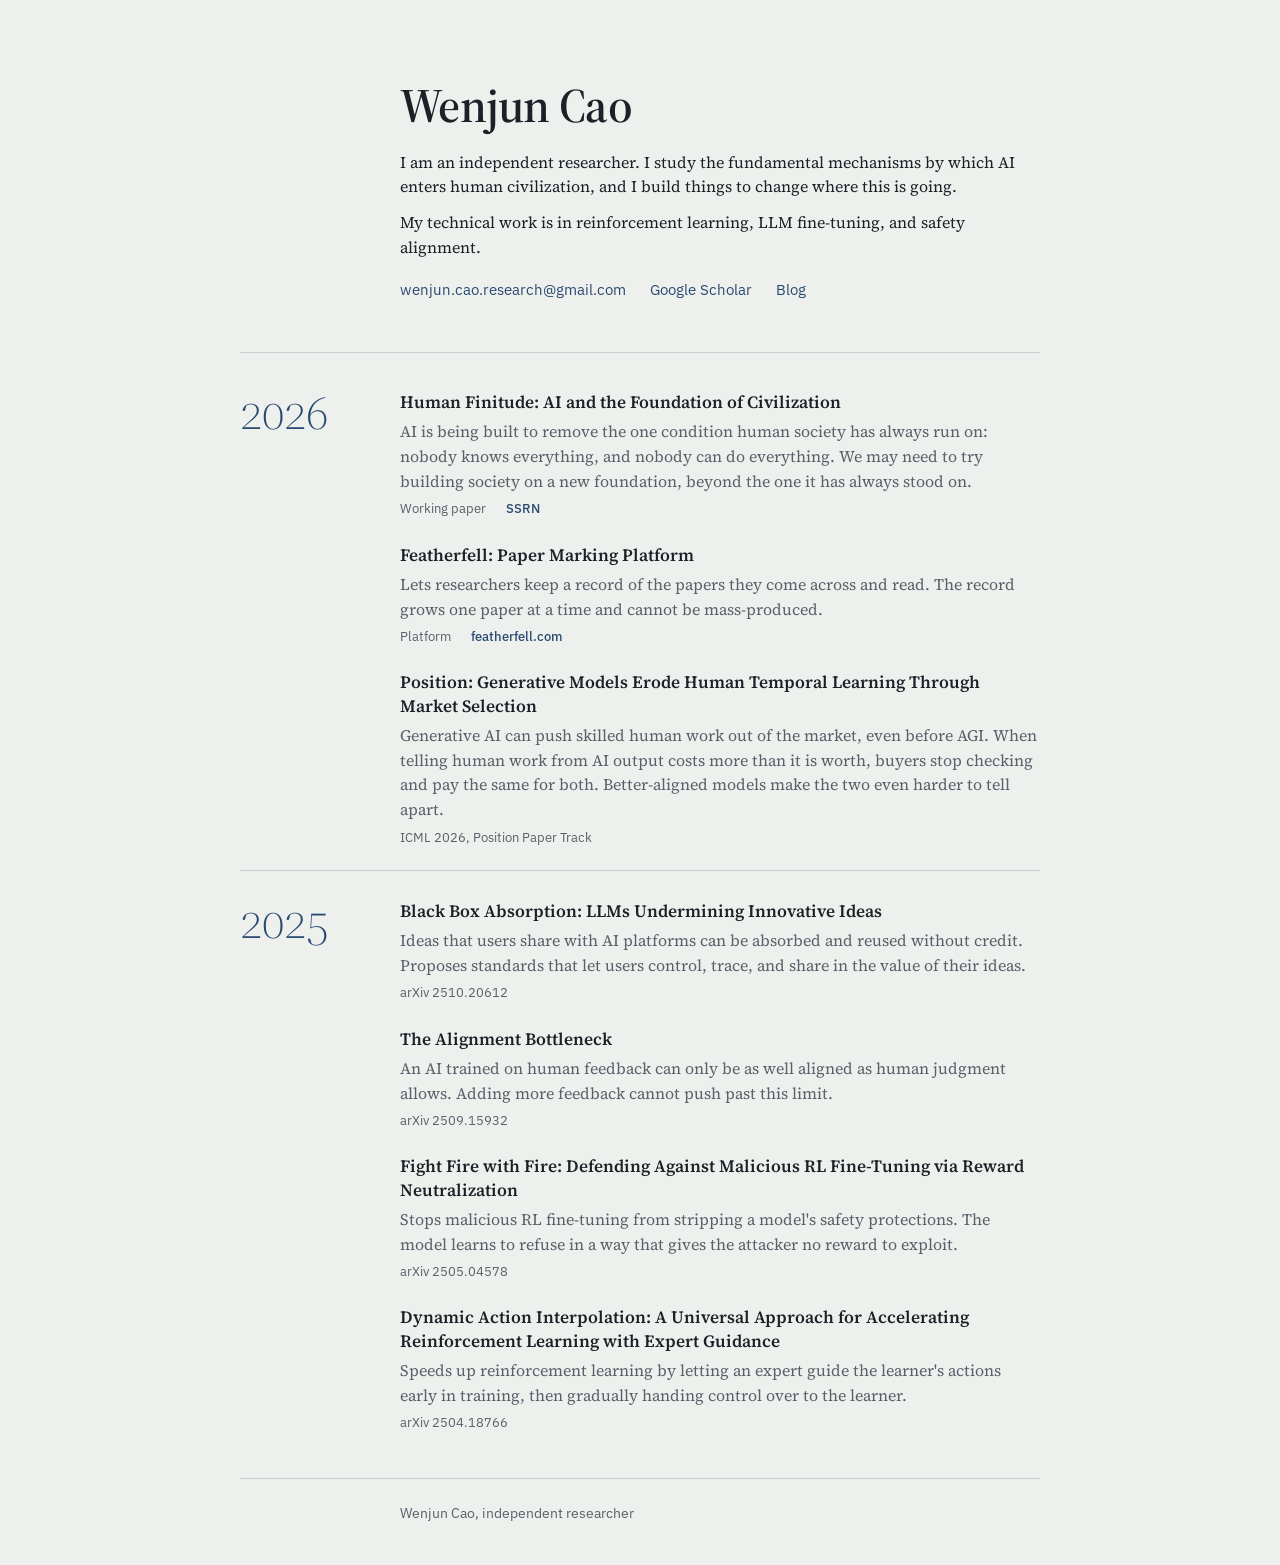
<file: index.html>
<!DOCTYPE html>
<html lang="en">
<head>
<meta charset="utf-8">
<meta name="viewport" content="width=device-width, initial-scale=1">
<title>Wenjun Cao</title>
<meta name="description" content="Wenjun Cao is an independent researcher studying the fundamental mechanisms by which AI enters human civilization.">
<meta name="author" content="Wenjun Cao">
<meta property="og:title" content="Wenjun Cao">
<meta property="og:description" content="Independent researcher. The fundamental mechanisms by which AI enters human civilization.">
<meta property="og:type" content="website">
<meta property="og:url" content="https://directedlink.github.io/">
<meta name="twitter:card" content="summary">
<link rel="canonical" href="https://directedlink.github.io/">
<link rel="icon" href="data:image/svg+xml,%3Csvg xmlns='http://www.w3.org/2000/svg' viewBox='0 0 32 32'%3E%3Crect width='32' height='32' fill='%23EEF0EE'/%3E%3Ccircle cx='16' cy='16' r='11' fill='none' stroke='%231D2127' stroke-width='2'/%3E%3Cline x1='16' y1='5' x2='16' y2='27' stroke='%232A4A70' stroke-width='2'/%3E%3C/svg%3E">
<link rel="preconnect" href="https://fonts.googleapis.com">
<link rel="preconnect" href="https://fonts.gstatic.com" crossorigin>
<link href="https://fonts.googleapis.com/css2?family=Source+Serif+4:ital,opsz,wght@0,8..60,300;0,8..60,400;0,8..60,600;1,8..60,400&family=IBM+Plex+Sans:wght@400;500&display=swap" rel="stylesheet">
<style>
  :root{
    --paper: #EEF0EE;        /* cool, faintly grey-green paper */
    --paper-raised: #F6F7F6;
    --ink: #1D2127;
    --ink-soft: #596069;
    --rule: #C9CED3;
    --accent: #2A4A70;       /* fountain-pen blue */
    --kin: #6E2A2A;          /* oxblood, shared with the paper page */
    --serif: "Source Serif 4", Georgia, "Times New Roman", serif;
    --sans: "IBM Plex Sans", -apple-system, "Segoe UI", sans-serif;
    --gutter: 10rem;
    --measure: 40rem;
  }
  @media (prefers-color-scheme: dark){
    :root{
      --paper: #16191D;
      --paper-raised: #1C2025;
      --ink: #E3E5E8;
      --ink-soft: #9CA3AC;
      --rule: #30363D;
      --accent: #93B2D6;
      --kin: #D39A8C;
    }
  }

  *{ box-sizing: border-box; }
  html{ background: var(--paper); font-size: 100%; }
  body{
    margin: 0;
    background: var(--paper);
    color: var(--ink);
    font-family: var(--serif);
    font-size: 1rem;
    line-height: 1.55;
    -webkit-font-smoothing: antialiased;
    text-rendering: optimizeLegibility;
  }
  a{ color: var(--accent); text-decoration: none; text-decoration-thickness: 1px; text-underline-offset: 3px; }
  a:hover{ color: var(--kin); text-decoration: underline; }
  a:focus-visible{ outline: 2px solid var(--accent); outline-offset: 3px; border-radius: 2px; }
  ::selection{ background: var(--rule); color: var(--ink); }

  .page{
    max-width: calc(var(--gutter) + var(--measure) + 3rem);
    margin: 0 auto;
    padding: 0 1.5rem;
  }

  /* ---------- Masthead ---------- */
  header{
    padding: clamp(3rem, 9vh, 5rem) 0 2.2rem;
    padding-left: var(--gutter);
  }
  h1{
    margin: 0 0 1.2rem;
    font-weight: 600;
    font-size: clamp(2.2rem, 5vw, 3rem);
    line-height: 1.05;
    letter-spacing: -0.015em;
    font-variation-settings: "opsz" 60;
  }
  .bio{ max-width: var(--measure); }
  .bio p{ margin: 0 0 .7rem; }
  .contact{
    display: flex;
    flex-wrap: wrap;
    gap: .4rem 1.5rem;
    margin-top: 1.2rem;
    font-family: var(--sans);
    font-size: .92rem;
    color: var(--ink-soft);
  }

  /* ---------- Work ---------- */
  main{ border-top: 1px solid var(--rule); padding: .6rem 0 1.4rem; }
  .year{
    display: grid;
    grid-template-columns: var(--gutter) minmax(0, var(--measure));
    padding: 1.8rem 0 .6rem;
  }
  .year + .year{ border-top: 1px solid var(--rule); }
  .year h2{
    margin: 0;
    font-weight: 300;
    font-size: 3rem;
    line-height: .9;
    color: var(--accent);
    font-variant-numeric: oldstyle-nums;
    font-feature-settings: "onum" 1;
    font-variation-settings: "opsz" 60;
    position: sticky;
    top: 1.5rem;
    align-self: start;
  }
  .works{ list-style: none; margin: 0; padding: 0; }
  .works li{ margin: 0 0 1.5rem; }
  .works li:last-child{ margin-bottom: .8rem; }
  .works h3{
    margin: 0;
    font-size: 1.08rem;
    font-weight: 600;
    line-height: 1.35;
  }
  .title{
    color: var(--ink);
    text-decoration: none;
  }
  a.title:hover{ color: var(--kin); text-decoration: underline; }
  .desc{
    margin: .3rem 0 .35rem;
    color: var(--ink-soft);
  }
  .meta{
    margin: 0;
    font-family: var(--sans);
    font-size: .82rem;
    color: var(--ink-soft);
    display: flex;
    flex-wrap: wrap;
    gap: .3rem 1.25rem;
  }
  .meta a{ font-weight: 500; }

  footer{
    border-top: 1px solid var(--rule);
    padding: 1.5rem 0 2.5rem var(--gutter);
    font-family: var(--sans);
    font-size: .88rem;
    color: var(--ink-soft);
  }
  footer p{ margin: 0; }

  @media (max-width: 640px){
    :root{ --gutter: 0rem; }
    header{ padding-top: 3.5rem; }
    .year{ grid-template-columns: 1fr; padding-top: 2rem; }
    .year h2{ position: static; font-size: 2.6rem; margin-bottom: 1.2rem; }
  }
  @media print{
    body, html{ background: #fff; }
    .year h2{ position: static; }
  }
</style>
</head>
<body>
<div class="page">

  <header>
    <h1>Wenjun Cao</h1>
    <div class="bio">
      <p>I am an independent researcher. I study the fundamental mechanisms by which AI enters human civilization, and I build things to change where this is going.</p>
      <p>My technical work is in reinforcement learning, LLM fine-tuning, and safety alignment.</p>
    </div>
    <p class="contact"><a href="mailto:wenjun.cao.research@gmail.com">wenjun.cao.research@gmail.com</a><a href="https://scholar.google.com/citations?user=8guQeIAAAAAJ">Google Scholar</a><a href="blog/index.html">Blog</a></p>
  </header>

  <main>
    <section class="year" aria-labelledby="y2026">
      <h2 id="y2026">2026</h2>
      <ul class="works">
        <li>
          <h3><a class="title" href="https://directedlink.github.io/the-order-of-finite-beings/">Human Finitude: AI and the Foundation of Civilization</a></h3>
          <p class="desc">AI is being built to remove the one condition human society has always run on: nobody knows everything, and nobody can do everything. We may need to try building society on a new foundation, beyond the one it has always stood on.</p>
          <p class="meta"><span>Working paper</span><a href="https://papers.ssrn.com/sol3/papers.cfm?abstract_id=7476738">SSRN</a></p>
        </li>
        <li>
          <h3><a class="title" href="https://directedlink.github.io/featherfell/">Featherfell: Paper Marking Platform</a></h3>
          <p class="desc">Lets researchers keep a record of the papers they come across and read. The record grows one paper at a time and cannot be mass-produced.</p>
          <p class="meta"><span>Platform</span><a href="https://featherfell.com">featherfell.com</a></p>
        </li>
        <li>
          <h3><a class="title" href="https://openreview.net/forum?id=FGZt2TsZRl">Position: Generative Models Erode Human Temporal Learning Through Market Selection</a></h3>
          <p class="desc">Generative AI can push skilled human work out of the market, even before AGI. When telling human work from AI output costs more than it is worth, buyers stop checking and pay the same for both. Better-aligned models make the two even harder to tell apart.</p>
          <p class="meta"><span>ICML 2026, Position Paper Track</span></p>
        </li>
      </ul>
    </section>

    <section class="year" aria-labelledby="y2025">
      <h2 id="y2025">2025</h2>
      <ul class="works">
        <li>
          <h3><a class="title" href="https://arxiv.org/abs/2510.20612">Black Box Absorption: LLMs Undermining Innovative Ideas</a></h3>
          <p class="desc">Ideas that users share with AI platforms can be absorbed and reused without credit. Proposes standards that let users control, trace, and share in the value of their ideas.</p>
          <p class="meta"><span>arXiv 2510.20612</span></p>
        </li>
        <li>
          <h3><a class="title" href="https://arxiv.org/abs/2509.15932">The Alignment Bottleneck</a></h3>
          <p class="desc">An AI trained on human feedback can only be as well aligned as human judgment allows. Adding more feedback cannot push past this limit.</p>
          <p class="meta"><span>arXiv 2509.15932</span></p>
        </li>
        <li>
          <h3><a class="title" href="https://arxiv.org/abs/2505.04578">Fight Fire with Fire: Defending Against Malicious RL Fine-Tuning via Reward Neutralization</a></h3>
          <p class="desc">Stops malicious RL fine-tuning from stripping a model's safety protections. The model learns to refuse in a way that gives the attacker no reward to exploit.</p>
          <p class="meta"><span>arXiv 2505.04578</span></p>
        </li>
        <li>
          <h3><a class="title" href="https://arxiv.org/abs/2504.18766">Dynamic Action Interpolation: A Universal Approach for Accelerating Reinforcement Learning with Expert Guidance</a></h3>
          <p class="desc">Speeds up reinforcement learning by letting an expert guide the learner's actions early in training, then gradually handing control over to the learner.</p>
          <p class="meta"><span>arXiv 2504.18766</span></p>
        </li>
      </ul>
    </section>
  </main>

  <footer>
    <p>Wenjun Cao, independent researcher</p>
  </footer>

</div>
</body>
</html>
</file>
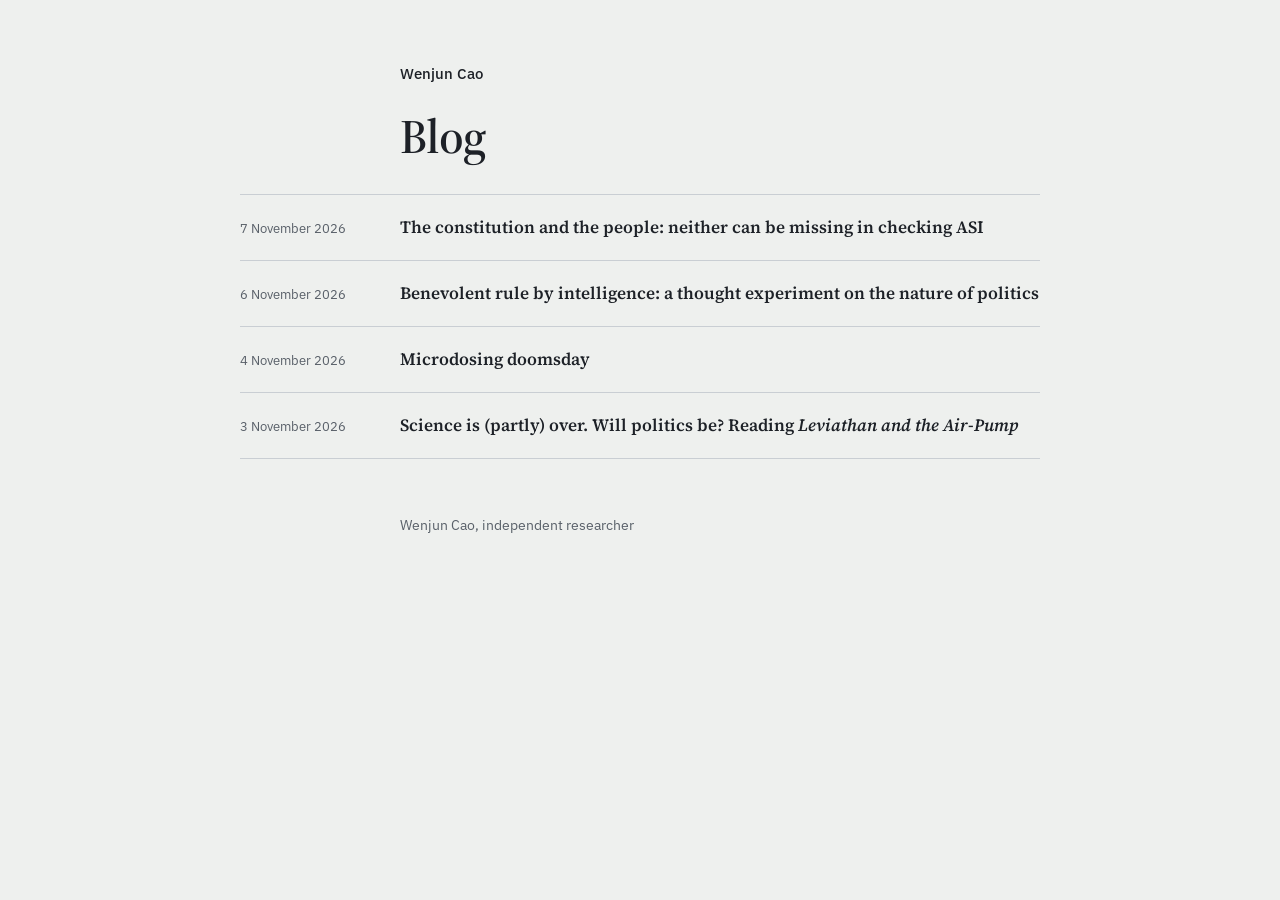
<file: blog/index.html>
<!DOCTYPE html>
<html lang="en">
<head>
<meta charset="utf-8">
<meta name="viewport" content="width=device-width, initial-scale=1">
<title>Blog · Wenjun Cao</title>
<meta name="author" content="Wenjun Cao">
<link rel="canonical" href="https://directedlink.github.io/blog/">
<link rel="icon" href="data:image/svg+xml,%3Csvg xmlns='http://www.w3.org/2000/svg' viewBox='0 0 32 32'%3E%3Crect width='32' height='32' fill='%23EEF0EE'/%3E%3Ccircle cx='16' cy='16' r='11' fill='none' stroke='%231D2127' stroke-width='2'/%3E%3Cline x1='16' y1='5' x2='16' y2='27' stroke='%232A4A70' stroke-width='2'/%3E%3C/svg%3E">
<link rel="preconnect" href="https://fonts.googleapis.com">
<link rel="preconnect" href="https://fonts.gstatic.com" crossorigin>
<link href="https://fonts.googleapis.com/css2?family=Source+Serif+4:ital,opsz,wght@0,8..60,300;0,8..60,400;0,8..60,600;1,8..60,400&family=IBM+Plex+Sans:wght@400;500&display=swap" rel="stylesheet">
<link rel="stylesheet" href="style.css">
</head>
<body>
<div class="page">

  <nav class="topbar"><a class="home" href="../index.html">Wenjun Cao</a></nav>

  <div class="blog-head">
    <h1>Blog</h1>
  </div>

  <ul class="posts">
    <li>
      <time datetime="2026-11-07">7 November 2026</time>
      <h2><a href="constitution-and-the-people.html">The constitution and the people: neither can be missing in checking ASI</a></h2>
    </li>
    <li>
      <time datetime="2026-11-06">6 November 2026</time>
      <h2><a href="benevolent-rule-by-intelligence.html">Benevolent rule by intelligence: a thought experiment on the nature of politics</a></h2>
    </li>
    <li>
      <time datetime="2026-11-04">4 November 2026</time>
      <h2><a href="microdosing-doomsday.html">Microdosing doomsday</a></h2>
    </li>
    <li>
      <time datetime="2026-11-03">3 November 2026</time>
      <h2><a href="leviathan-and-the-air-pump.html">Science is (partly) over. Will politics be? Reading <i>Leviathan and the Air-Pump</i></a></h2>
    </li>
  </ul>

  <footer>
    <p>Wenjun Cao, independent researcher</p>
  </footer>

</div>
</body>
</html>
</file>
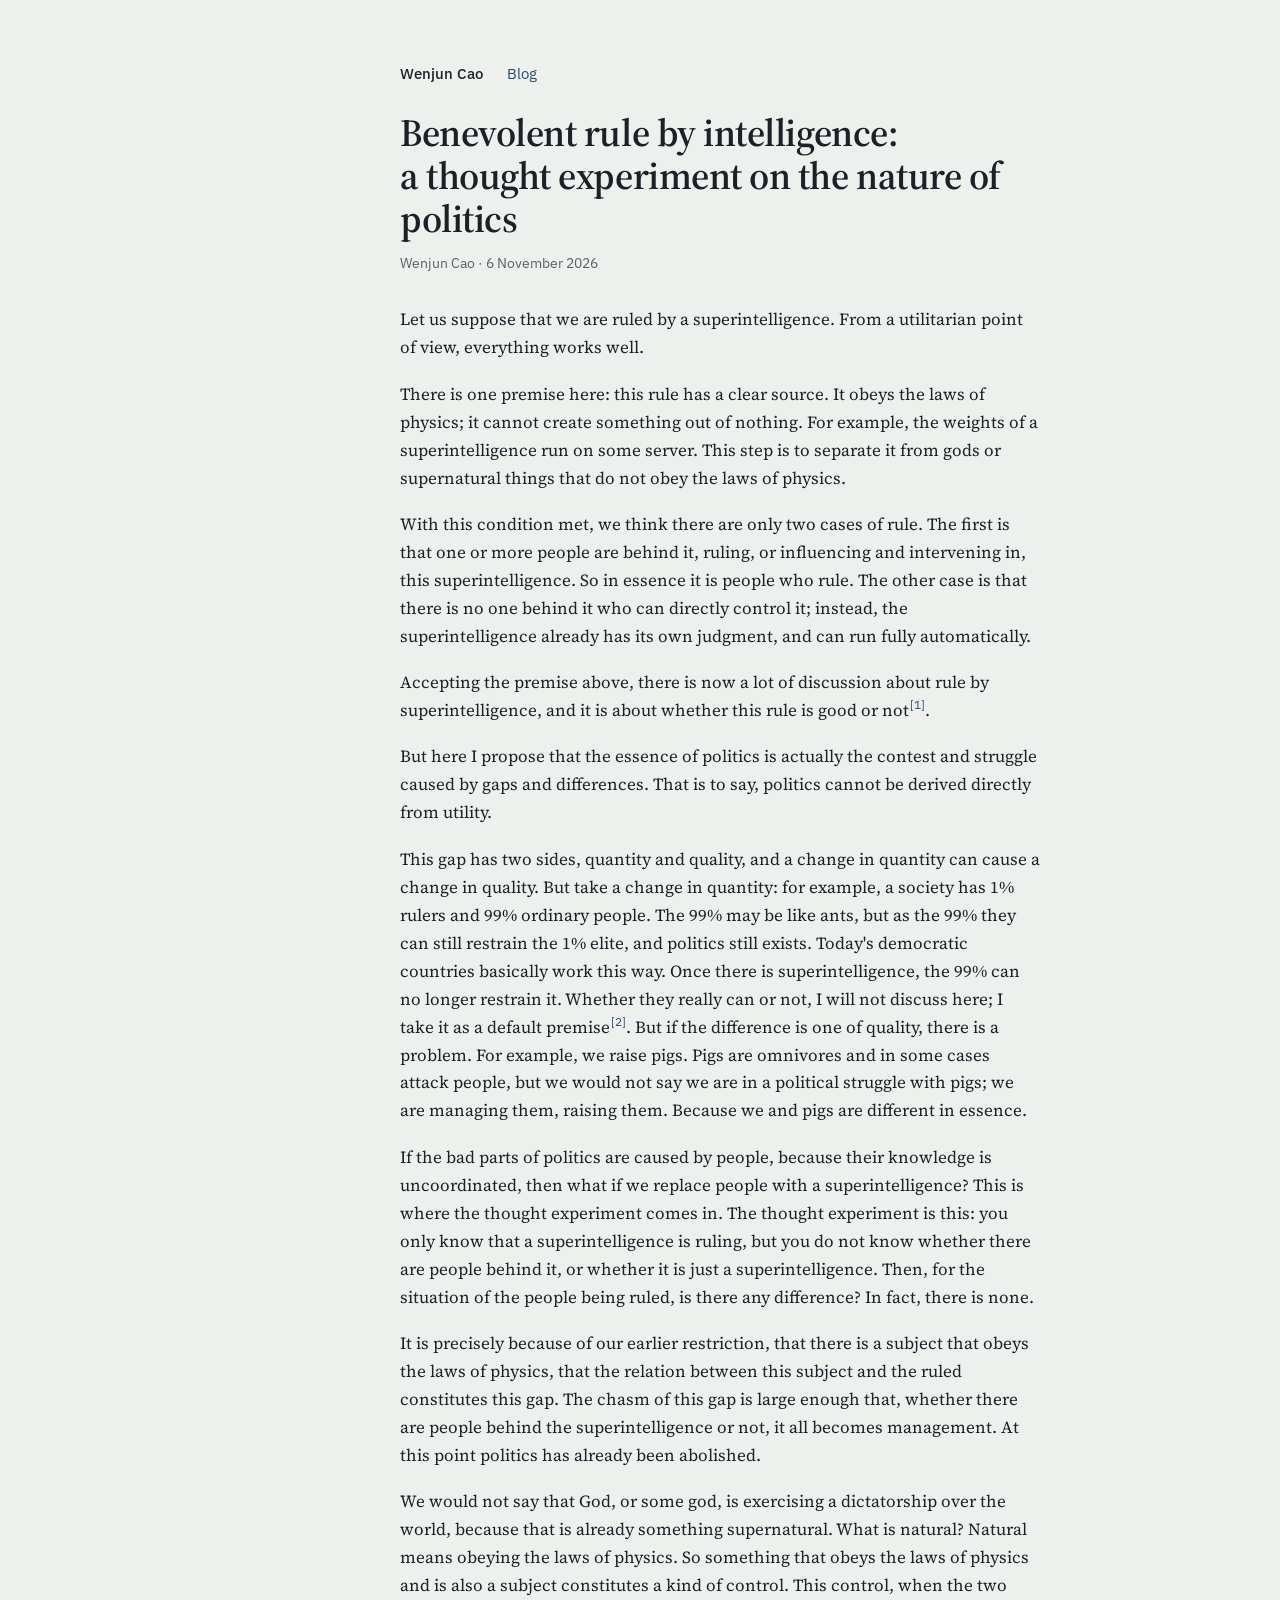
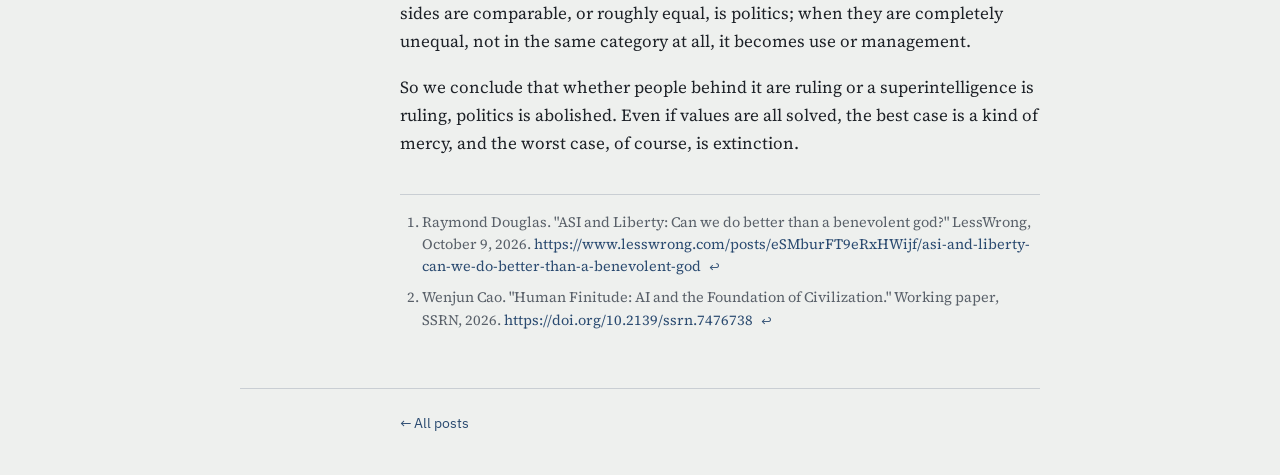
<file: blog/benevolent-rule-by-intelligence.html>
<!DOCTYPE html>
<html lang="en">
<head>
<meta charset="utf-8">
<meta name="viewport" content="width=device-width, initial-scale=1">
<title>Benevolent rule by intelligence: a thought experiment on the nature of politics · Wenjun Cao</title>
<meta name="author" content="Wenjun Cao">
<link rel="canonical" href="https://directedlink.github.io/blog/benevolent-rule-by-intelligence.html">
<link rel="icon" href="data:image/svg+xml,%3Csvg xmlns='http://www.w3.org/2000/svg' viewBox='0 0 32 32'%3E%3Crect width='32' height='32' fill='%23EEF0EE'/%3E%3Ccircle cx='16' cy='16' r='11' fill='none' stroke='%231D2127' stroke-width='2'/%3E%3Cline x1='16' y1='5' x2='16' y2='27' stroke='%232A4A70' stroke-width='2'/%3E%3C/svg%3E">
<link rel="preconnect" href="https://fonts.googleapis.com">
<link rel="preconnect" href="https://fonts.gstatic.com" crossorigin>
<link href="https://fonts.googleapis.com/css2?family=Source+Serif+4:ital,opsz,wght@0,8..60,300;0,8..60,400;0,8..60,600;1,8..60,400&family=IBM+Plex+Sans:wght@400;500&display=swap" rel="stylesheet">
<link rel="stylesheet" href="style.css">
</head>
<body>
<div class="page">

  <nav class="topbar"><a class="home" href="../index.html">Wenjun Cao</a><a href="index.html">Blog</a></nav>

  <article>
    <header>
      <h1>Benevolent rule by intelligence:<br>a thought experiment on the nature of politics</h1>
      <p class="byline">Wenjun Cao · <time datetime="2026-11-06">6 November 2026</time></p>
    </header>

    <div class="body">
      <p>Let us suppose that we are ruled by a superintelligence. From a utilitarian point of view, everything works well.</p>

      <p>There is one premise here: this rule has a clear source. It obeys the laws of physics; it cannot create something out of nothing. For example, the weights of a superintelligence run on some server. This step is to separate it from gods or supernatural things that do not obey the laws of physics.</p>

      <p>With this condition met, we think there are only two cases of rule. The first is that one or more people are behind it, ruling, or influencing and intervening in, this superintelligence. So in essence it is people who rule. The other case is that there is no one behind it who can directly control it; instead, the superintelligence already has its own judgment, and can run fully automatically.</p>

      <p>Accepting the premise above, there is now a lot of discussion about rule by superintelligence, and it is about whether this rule is good or not<sup class="fn"><a id="r1" href="#fn1">[1]</a></sup>.</p>

      <p>But here I propose that the essence of politics is actually the contest and struggle caused by gaps and differences. That is to say, politics cannot be derived directly from utility.</p>

      <p>This gap has two sides, quantity and quality, and a change in quantity can cause a change in quality. But take a change in quantity: for example, a society has 1% rulers and 99% ordinary people. The 99% may be like ants, but as the 99% they can still restrain the 1% elite, and politics still exists. Today's democratic countries basically work this way. Once there is superintelligence, the 99% can no longer restrain it. Whether they really can or not, I will not discuss here; I take it as a default premise<sup class="fn"><a id="r2" href="#fn2">[2]</a></sup>. But if the difference is one of quality, there is a problem. For example, we raise pigs. Pigs are omnivores and in some cases attack people, but we would not say we are in a political struggle with pigs; we are managing them, raising them. Because we and pigs are different in essence.</p>

      <p>If the bad parts of politics are caused by people, because their knowledge is uncoordinated, then what if we replace people with a superintelligence? This is where the thought experiment comes in. The thought experiment is this: you only know that a superintelligence is ruling, but you do not know whether there are people behind it, or whether it is just a superintelligence. Then, for the situation of the people being ruled, is there any difference? In fact, there is none.</p>

      <p>It is precisely because of our earlier restriction, that there is a subject that obeys the laws of physics, that the relation between this subject and the ruled constitutes this gap. The chasm of this gap is large enough that, whether there are people behind the superintelligence or not, it all becomes management. At this point politics has already been abolished.</p>

      <p>We would not say that God, or some god, is exercising a dictatorship over the world, because that is already something supernatural. What is natural? Natural means obeying the laws of physics. So something that obeys the laws of physics and is also a subject constitutes a kind of control. This control, when the two sides are comparable, or roughly equal, is politics; when they are completely unequal, not in the same category at all, it becomes use or management.</p>

      <p>So we conclude that whether people behind it are ruling or a superintelligence is ruling, politics is abolished. Even if values are all solved, the best case is a kind of mercy, and the worst case, of course, is extinction.</p>
    </div>

    <section class="footnotes" aria-label="Footnotes">
      <ol>
        <li id="fn1">Raymond Douglas. "ASI and Liberty: Can we do better than a benevolent god?" LessWrong, October 9, 2026. <a href="https://www.lesswrong.com/posts/eSMburFT9eRxHWijf/asi-and-liberty-can-we-do-better-than-a-benevolent-god">https://www.lesswrong.com/posts/eSMburFT9eRxHWijf/asi-and-liberty-can-we-do-better-than-a-benevolent-god</a> <a class="back" href="#r1" aria-label="Back to text">↩</a></li>
        <li id="fn2">Wenjun Cao. "Human Finitude: AI and the Foundation of Civilization." Working paper, SSRN, 2026. <a href="https://doi.org/10.2139/ssrn.7476738">https://doi.org/10.2139/ssrn.7476738</a> <a class="back" href="#r2" aria-label="Back to text">↩</a></li>
      </ol>
    </section>
  </article>

  <footer>
    <p><a href="index.html">← All posts</a></p>
  </footer>

</div>
</body>
</html>
</file>
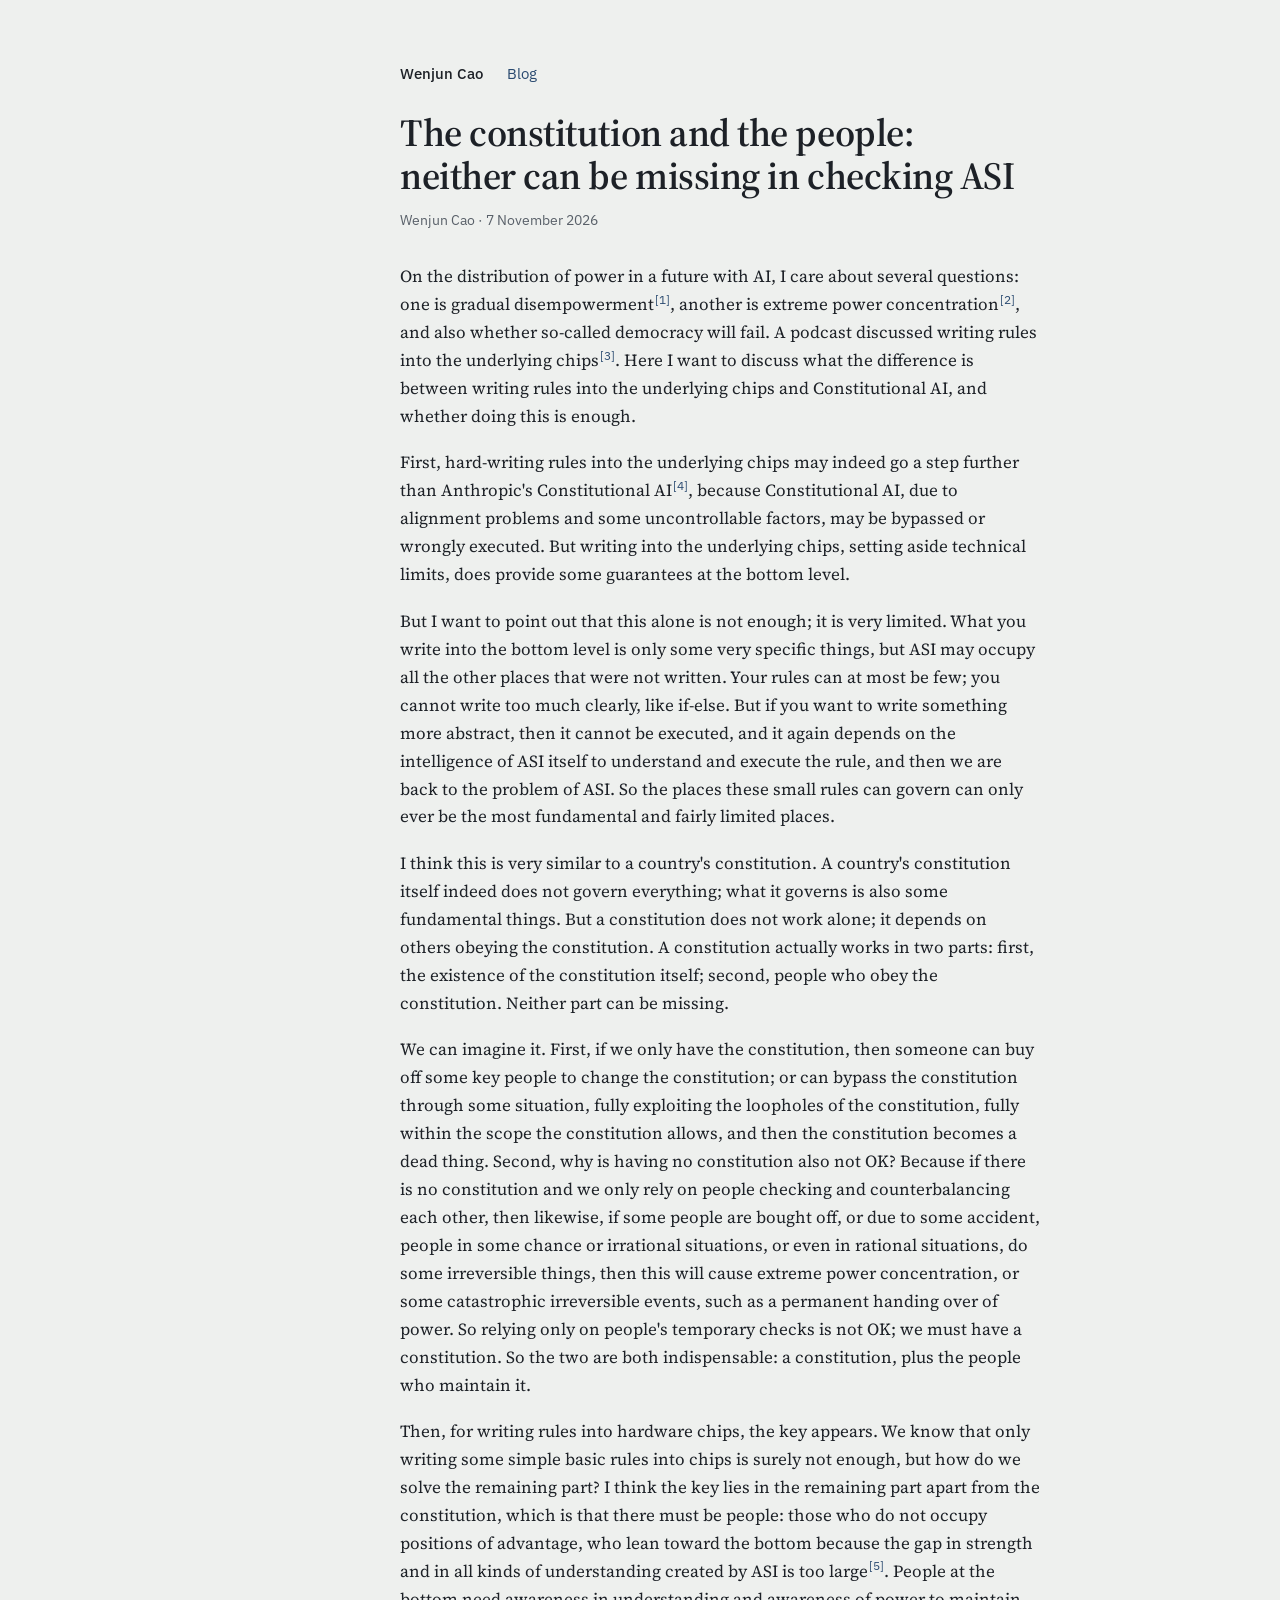
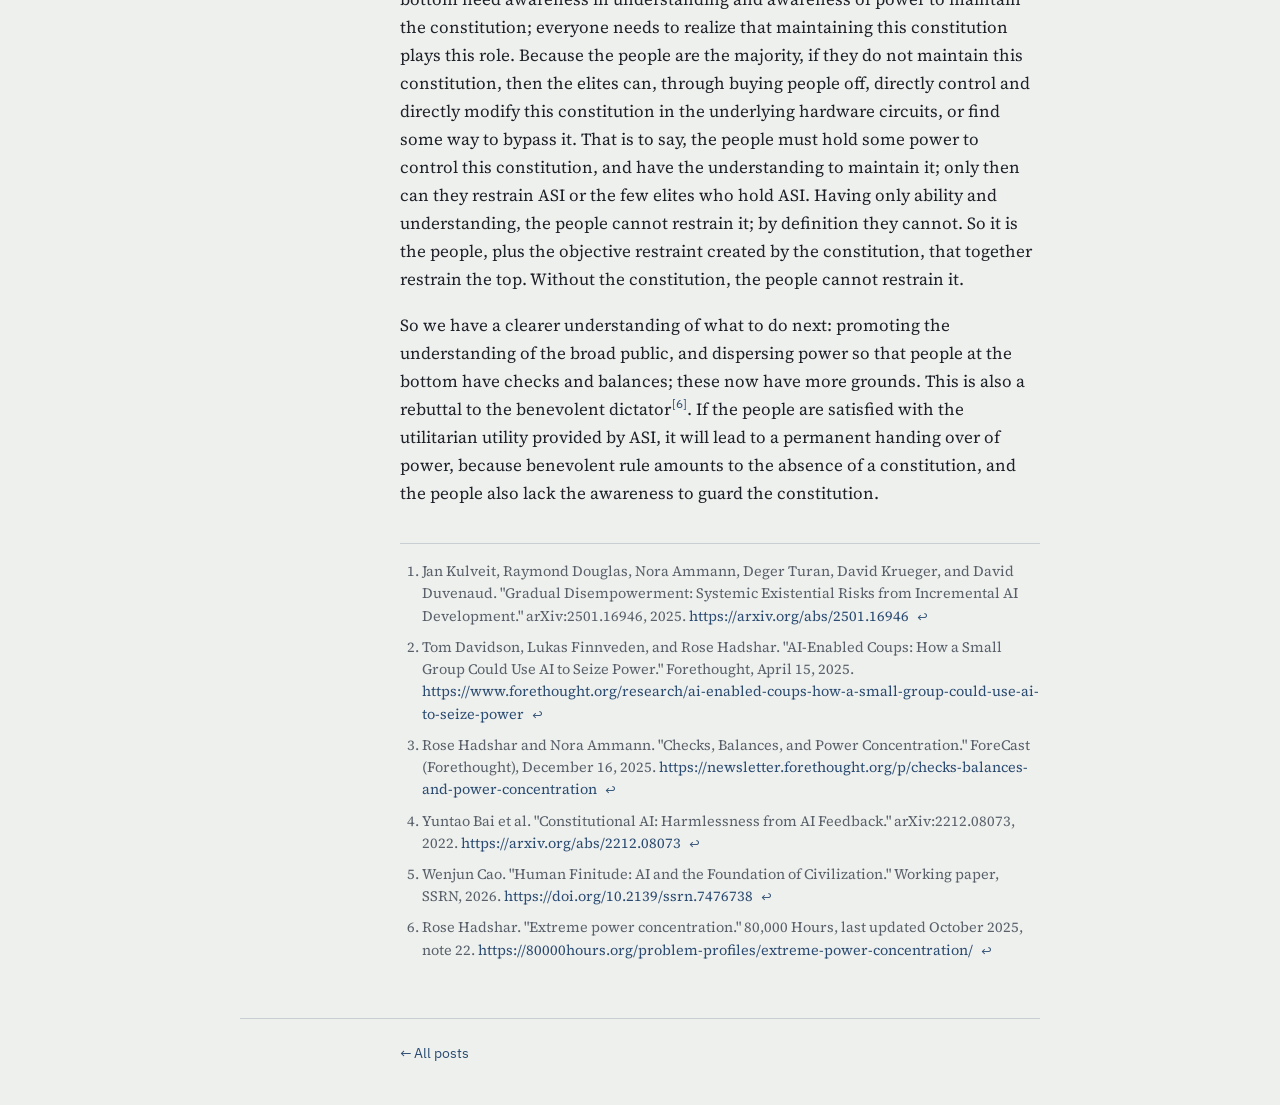
<file: blog/constitution-and-the-people.html>
<!DOCTYPE html>
<html lang="en">
<head>
<meta charset="utf-8">
<meta name="viewport" content="width=device-width, initial-scale=1">
<title>The constitution and the people: neither can be missing in checking ASI · Wenjun Cao</title>
<meta name="author" content="Wenjun Cao">
<link rel="canonical" href="https://directedlink.github.io/blog/constitution-and-the-people.html">
<link rel="icon" href="data:image/svg+xml,%3Csvg xmlns='http://www.w3.org/2000/svg' viewBox='0 0 32 32'%3E%3Crect width='32' height='32' fill='%23EEF0EE'/%3E%3Ccircle cx='16' cy='16' r='11' fill='none' stroke='%231D2127' stroke-width='2'/%3E%3Cline x1='16' y1='5' x2='16' y2='27' stroke='%232A4A70' stroke-width='2'/%3E%3C/svg%3E">
<link rel="preconnect" href="https://fonts.googleapis.com">
<link rel="preconnect" href="https://fonts.gstatic.com" crossorigin>
<link href="https://fonts.googleapis.com/css2?family=Source+Serif+4:ital,opsz,wght@0,8..60,300;0,8..60,400;0,8..60,600;1,8..60,400&family=IBM+Plex+Sans:wght@400;500&display=swap" rel="stylesheet">
<link rel="stylesheet" href="style.css">
</head>
<body>
<div class="page">

  <nav class="topbar"><a class="home" href="../index.html">Wenjun Cao</a><a href="index.html">Blog</a></nav>

  <article>
    <header>
      <h1>The constitution and the people:<br>neither can be missing in checking ASI</h1>
      <p class="byline">Wenjun Cao · <time datetime="2026-11-07">7 November 2026</time></p>
    </header>

    <div class="body">
      <p>On the distribution of power in a future with AI, I care about several questions: one is gradual disempowerment<sup class="fn"><a id="r1" href="#fn1">[1]</a></sup>, another is extreme power concentration<sup class="fn"><a id="r2" href="#fn2">[2]</a></sup>, and also whether so-called democracy will fail. A podcast discussed writing rules into the underlying chips<sup class="fn"><a id="r3" href="#fn3">[3]</a></sup>. Here I want to discuss what the difference is between writing rules into the underlying chips and Constitutional AI, and whether doing this is enough.</p>

      <p>First, hard-writing rules into the underlying chips may indeed go a step further than Anthropic's Constitutional AI<sup class="fn"><a id="r4" href="#fn4">[4]</a></sup>, because Constitutional AI, due to alignment problems and some uncontrollable factors, may be bypassed or wrongly executed. But writing into the underlying chips, setting aside technical limits, does provide some guarantees at the bottom level.</p>

      <p>But I want to point out that this alone is not enough; it is very limited. What you write into the bottom level is only some very specific things, but ASI may occupy all the other places that were not written. Your rules can at most be few; you cannot write too much clearly, like if-else. But if you want to write something more abstract, then it cannot be executed, and it again depends on the intelligence of ASI itself to understand and execute the rule, and then we are back to the problem of ASI. So the places these small rules can govern can only ever be the most fundamental and fairly limited places.</p>

      <p>I think this is very similar to a country's constitution. A country's constitution itself indeed does not govern everything; what it governs is also some fundamental things. But a constitution does not work alone; it depends on others obeying the constitution. A constitution actually works in two parts: first, the existence of the constitution itself; second, people who obey the constitution. Neither part can be missing.</p>

      <p>We can imagine it. First, if we only have the constitution, then someone can buy off some key people to change the constitution; or can bypass the constitution through some situation, fully exploiting the loopholes of the constitution, fully within the scope the constitution allows, and then the constitution becomes a dead thing. Second, why is having no constitution also not OK? Because if there is no constitution and we only rely on people checking and counterbalancing each other, then likewise, if some people are bought off, or due to some accident, people in some chance or irrational situations, or even in rational situations, do some irreversible things, then this will cause extreme power concentration, or some catastrophic irreversible events, such as a permanent handing over of power. So relying only on people's temporary checks is not OK; we must have a constitution. So the two are both indispensable: a constitution, plus the people who maintain it.</p>

      <p>Then, for writing rules into hardware chips, the key appears. We know that only writing some simple basic rules into chips is surely not enough, but how do we solve the remaining part? I think the key lies in the remaining part apart from the constitution, which is that there must be people: those who do not occupy positions of advantage, who lean toward the bottom because the gap in strength and in all kinds of understanding created by ASI is too large<sup class="fn"><a id="r5" href="#fn5">[5]</a></sup>. People at the bottom need awareness in understanding and awareness of power to maintain the constitution; everyone needs to realize that maintaining this constitution plays this role. Because the people are the majority, if they do not maintain this constitution, then the elites can, through buying people off, directly control and directly modify this constitution in the underlying hardware circuits, or find some way to bypass it. That is to say, the people must hold some power to control this constitution, and have the understanding to maintain it; only then can they restrain ASI or the few elites who hold ASI. Having only ability and understanding, the people cannot restrain it; by definition they cannot. So it is the people, plus the objective restraint created by the constitution, that together restrain the top. Without the constitution, the people cannot restrain it.</p>

      <p>So we have a clearer understanding of what to do next: promoting the understanding of the broad public, and dispersing power so that people at the bottom have checks and balances; these now have more grounds. This is also a rebuttal to the benevolent dictator<sup class="fn"><a id="r6" href="#fn6">[6]</a></sup>. If the people are satisfied with the utilitarian utility provided by ASI, it will lead to a permanent handing over of power, because benevolent rule amounts to the absence of a constitution, and the people also lack the awareness to guard the constitution.</p>
    </div>

    <section class="footnotes" aria-label="Footnotes">
      <ol>
        <li id="fn1">Jan Kulveit, Raymond Douglas, Nora Ammann, Deger Turan, David Krueger, and David Duvenaud. "Gradual Disempowerment: Systemic Existential Risks from Incremental AI Development." arXiv:2501.16946, 2025. <a href="https://arxiv.org/abs/2501.16946">https://arxiv.org/abs/2501.16946</a> <a class="back" href="#r1" aria-label="Back to text">↩</a></li>
        <li id="fn2">Tom Davidson, Lukas Finnveden, and Rose Hadshar. "AI-Enabled Coups: How a Small Group Could Use AI to Seize Power." Forethought, April 15, 2025. <a href="https://www.forethought.org/research/ai-enabled-coups-how-a-small-group-could-use-ai-to-seize-power">https://www.forethought.org/research/ai-enabled-coups-how-a-small-group-could-use-ai-to-seize-power</a> <a class="back" href="#r2" aria-label="Back to text">↩</a></li>
        <li id="fn3">Rose Hadshar and Nora Ammann. "Checks, Balances, and Power Concentration." ForeCast (Forethought), December 16, 2025. <a href="https://newsletter.forethought.org/p/checks-balances-and-power-concentration">https://newsletter.forethought.org/p/checks-balances-and-power-concentration</a> <a class="back" href="#r3" aria-label="Back to text">↩</a></li>
        <li id="fn4">Yuntao Bai et al. "Constitutional AI: Harmlessness from AI Feedback." arXiv:2212.08073, 2022. <a href="https://arxiv.org/abs/2212.08073">https://arxiv.org/abs/2212.08073</a> <a class="back" href="#r4" aria-label="Back to text">↩</a></li>
        <li id="fn5">Wenjun Cao. "Human Finitude: AI and the Foundation of Civilization." Working paper, SSRN, 2026. <a href="https://doi.org/10.2139/ssrn.7476738">https://doi.org/10.2139/ssrn.7476738</a> <a class="back" href="#r5" aria-label="Back to text">↩</a></li>
        <li id="fn6">Rose Hadshar. "Extreme power concentration." 80,000 Hours, last updated October 2025, note 22. <a href="https://80000hours.org/problem-profiles/extreme-power-concentration/">https://80000hours.org/problem-profiles/extreme-power-concentration/</a> <a class="back" href="#r6" aria-label="Back to text">↩</a></li>
      </ol>
    </section>
  </article>

  <footer>
    <p><a href="index.html">← All posts</a></p>
  </footer>

</div>
</body>
</html>
</file>
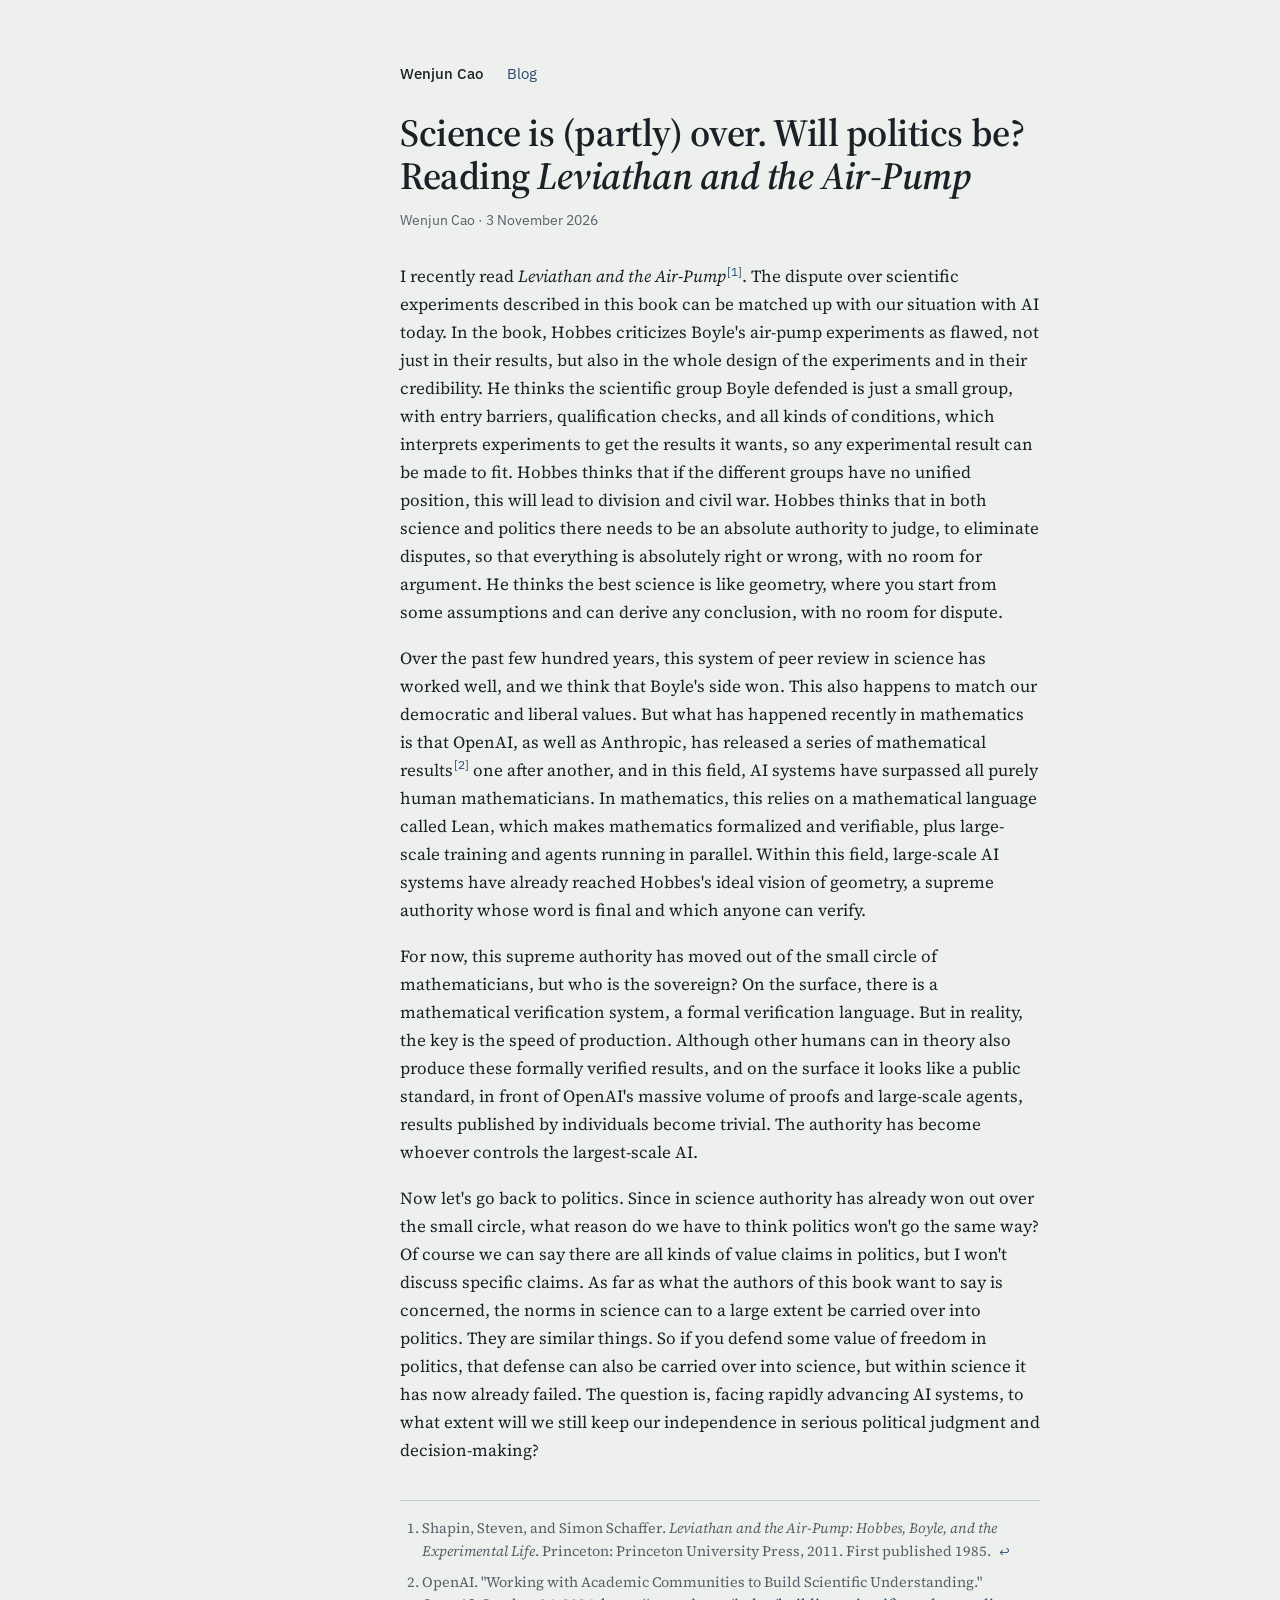
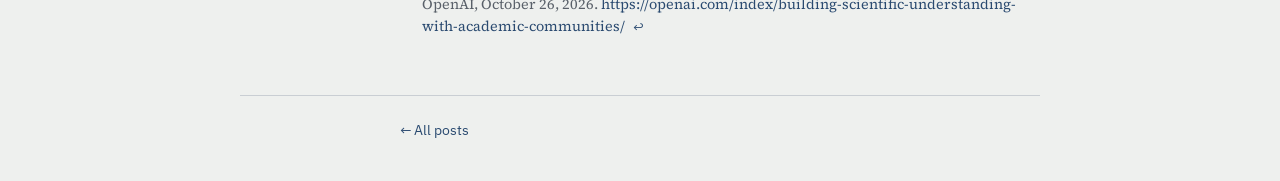
<file: blog/leviathan-and-the-air-pump.html>
<!DOCTYPE html>
<html lang="en">
<head>
<meta charset="utf-8">
<meta name="viewport" content="width=device-width, initial-scale=1">
<title>Science is (partly) over. Will politics be? · Wenjun Cao</title>
<meta name="author" content="Wenjun Cao">
<link rel="canonical" href="https://directedlink.github.io/blog/leviathan-and-the-air-pump.html">
<link rel="icon" href="data:image/svg+xml,%3Csvg xmlns='http://www.w3.org/2000/svg' viewBox='0 0 32 32'%3E%3Crect width='32' height='32' fill='%23EEF0EE'/%3E%3Ccircle cx='16' cy='16' r='11' fill='none' stroke='%231D2127' stroke-width='2'/%3E%3Cline x1='16' y1='5' x2='16' y2='27' stroke='%232A4A70' stroke-width='2'/%3E%3C/svg%3E">
<link rel="preconnect" href="https://fonts.googleapis.com">
<link rel="preconnect" href="https://fonts.gstatic.com" crossorigin>
<link href="https://fonts.googleapis.com/css2?family=Source+Serif+4:ital,opsz,wght@0,8..60,300;0,8..60,400;0,8..60,600;1,8..60,400&family=IBM+Plex+Sans:wght@400;500&display=swap" rel="stylesheet">
<link rel="stylesheet" href="style.css">
</head>
<body>
<div class="page">

  <nav class="topbar"><a class="home" href="../index.html">Wenjun Cao</a><a href="index.html">Blog</a></nav>

  <article>
    <header>
      <h1>Science is (partly) over. Will politics be? Reading <i>Leviathan and the Air-Pump</i></h1>
      <p class="byline">Wenjun Cao · <time datetime="2026-11-03">3 November 2026</time></p>
    </header>

    <div class="body">
      <p>I recently read <i>Leviathan and the Air-Pump</i><sup class="fn"><a id="r1" href="#fn1">[1]</a></sup>. The dispute over scientific experiments described in this book can be matched up with our situation with AI today. In the book, Hobbes criticizes Boyle's air-pump experiments as flawed, not just in their results, but also in the whole design of the experiments and in their credibility. He thinks the scientific group Boyle defended is just a small group, with entry barriers, qualification checks, and all kinds of conditions, which interprets experiments to get the results it wants, so any experimental result can be made to fit. Hobbes thinks that if the different groups have no unified position, this will lead to division and civil war. Hobbes thinks that in both science and politics there needs to be an absolute authority to judge, to eliminate disputes, so that everything is absolutely right or wrong, with no room for argument. He thinks the best science is like geometry, where you start from some assumptions and can derive any conclusion, with no room for dispute.</p>

      <p>Over the past few hundred years, this system of peer review in science has worked well, and we think that Boyle's side won. This also happens to match our democratic and liberal values. But what has happened recently in mathematics is that OpenAI, as well as Anthropic, has released a series of mathematical results<sup class="fn"><a id="r2" href="#fn2">[2]</a></sup> one after another, and in this field, AI systems have surpassed all purely human mathematicians. In mathematics, this relies on a mathematical language called Lean, which makes mathematics formalized and verifiable, plus large-scale training and agents running in parallel. Within this field, large-scale AI systems have already reached Hobbes's ideal vision of geometry, a supreme authority whose word is final and which anyone can verify.</p>

      <p>For now, this supreme authority has moved out of the small circle of mathematicians, but who is the sovereign? On the surface, there is a mathematical verification system, a formal verification language. But in reality, the key is the speed of production. Although other humans can in theory also produce these formally verified results, and on the surface it looks like a public standard, in front of OpenAI's massive volume of proofs and large-scale agents, results published by individuals become trivial. The authority has become whoever controls the largest-scale AI.</p>

      <p>Now let's go back to politics. Since in science authority has already won out over the small circle, what reason do we have to think politics won't go the same way? Of course we can say there are all kinds of value claims in politics, but I won't discuss specific claims. As far as what the authors of this book want to say is concerned, the norms in science can to a large extent be carried over into politics. They are similar things. So if you defend some value of freedom in politics, that defense can also be carried over into science, but within science it has now already failed. The question is, facing rapidly advancing AI systems, to what extent will we still keep our independence in serious political judgment and decision-making?</p>
    </div>

    <section class="footnotes" aria-label="Footnotes">
      <ol>
        <li id="fn1">Shapin, Steven, and Simon Schaffer. <i>Leviathan and the Air-Pump: Hobbes, Boyle, and the Experimental Life</i>. Princeton: Princeton University Press, 2011. First published 1985. <a class="back" href="#r1" aria-label="Back to text">↩</a></li>
        <li id="fn2">OpenAI. "Working with Academic Communities to Build Scientific Understanding." OpenAI, October 26, 2026. <a href="https://openai.com/index/building-scientific-understanding-with-academic-communities/">https://openai.com/index/building-scientific-understanding-with-academic-communities/</a> <a class="back" href="#r2" aria-label="Back to text">↩</a></li>
      </ol>
    </section>
  </article>

  <footer>
    <p><a href="index.html">← All posts</a></p>
  </footer>

</div>
</body>
</html>
</file>
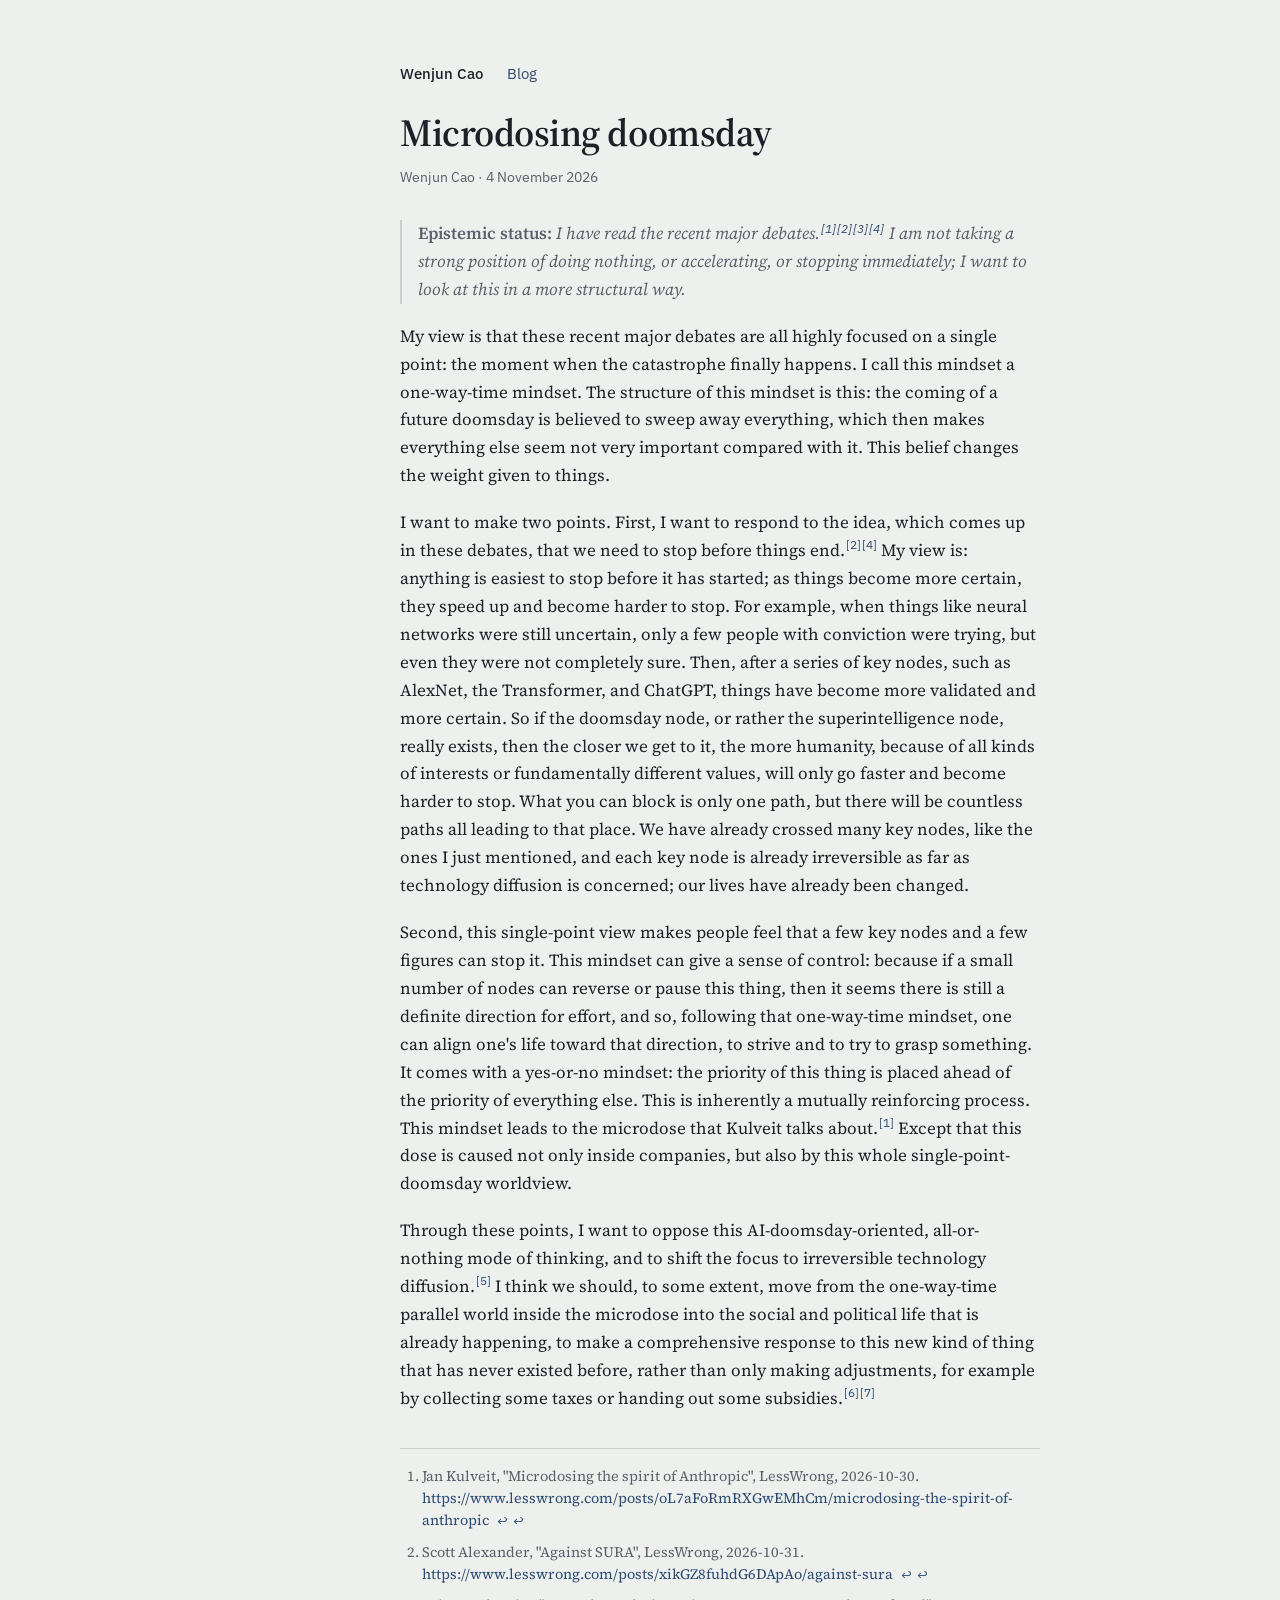
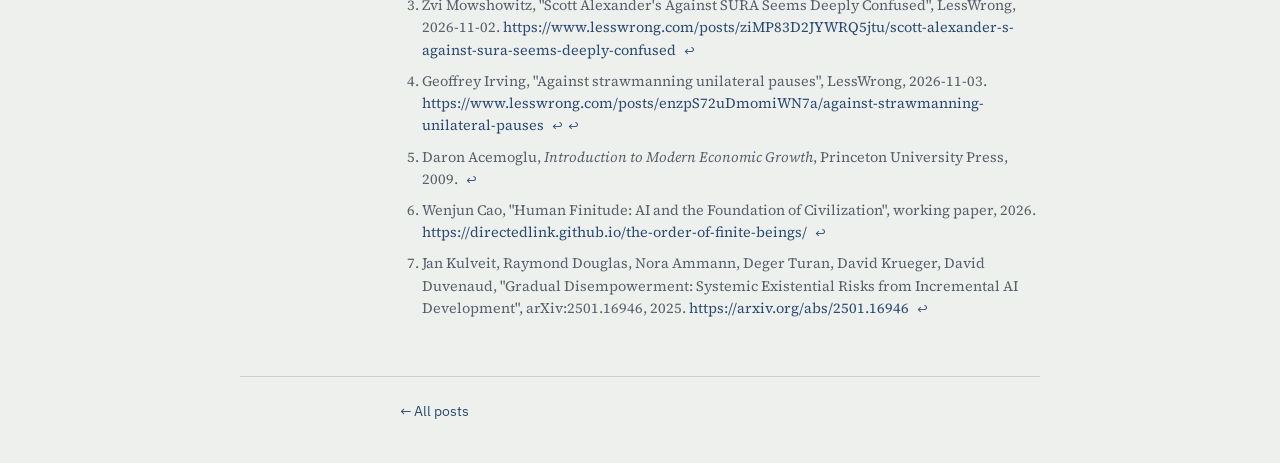
<file: blog/microdosing-doomsday.html>
<!DOCTYPE html>
<html lang="en">
<head>
<meta charset="utf-8">
<meta name="viewport" content="width=device-width, initial-scale=1">
<title>Microdosing doomsday · Wenjun Cao</title>
<meta name="author" content="Wenjun Cao">
<link rel="canonical" href="https://directedlink.github.io/blog/microdosing-doomsday.html">
<link rel="icon" href="data:image/svg+xml,%3Csvg xmlns='http://www.w3.org/2000/svg' viewBox='0 0 32 32'%3E%3Crect width='32' height='32' fill='%23EEF0EE'/%3E%3Ccircle cx='16' cy='16' r='11' fill='none' stroke='%231D2127' stroke-width='2'/%3E%3Cline x1='16' y1='5' x2='16' y2='27' stroke='%232A4A70' stroke-width='2'/%3E%3C/svg%3E">
<link rel="preconnect" href="https://fonts.googleapis.com">
<link rel="preconnect" href="https://fonts.gstatic.com" crossorigin>
<link href="https://fonts.googleapis.com/css2?family=Source+Serif+4:ital,opsz,wght@0,8..60,300;0,8..60,400;0,8..60,600;1,8..60,400&family=IBM+Plex+Sans:wght@400;500&display=swap" rel="stylesheet">
<link rel="stylesheet" href="style.css">
</head>
<body>
<div class="page">

  <nav class="topbar"><a class="home" href="../index.html">Wenjun Cao</a><a href="index.html">Blog</a></nav>

  <article>
    <header>
      <h1>Microdosing doomsday</h1>
      <p class="byline">Wenjun Cao · <time datetime="2026-11-04">4 November 2026</time></p>
    </header>

    <div class="body">
      <p class="status"><b>Epistemic status:</b> I have read the recent major debates.<sup class="fn"><a id="r1a" href="#fn1">[1]</a><a id="r2a" href="#fn2">[2]</a><a id="r3a" href="#fn3">[3]</a><a id="r4a" href="#fn4">[4]</a></sup> I am not taking a strong position of doing nothing, or accelerating, or stopping immediately; I want to look at this in a more structural way.</p>

      <p>My view is that these recent major debates are all highly focused on a single point: the moment when the catastrophe finally happens. I call this mindset a one-way-time mindset. The structure of this mindset is this: the coming of a future doomsday is believed to sweep away everything, which then makes everything else seem not very important compared with it. This belief changes the weight given to things.</p>

      <p>I want to make two points. First, I want to respond to the idea, which comes up in these debates, that we need to stop before things end.<sup class="fn"><a id="r2b" href="#fn2">[2]</a><a id="r4b" href="#fn4">[4]</a></sup> My view is: anything is easiest to stop before it has started; as things become more certain, they speed up and become harder to stop. For example, when things like neural networks were still uncertain, only a few people with conviction were trying, but even they were not completely sure. Then, after a series of key nodes, such as AlexNet, the Transformer, and ChatGPT, things have become more validated and more certain. So if the doomsday node, or rather the superintelligence node, really exists, then the closer we get to it, the more humanity, because of all kinds of interests or fundamentally different values, will only go faster and become harder to stop. What you can block is only one path, but there will be countless paths all leading to that place. We have already crossed many key nodes, like the ones I just mentioned, and each key node is already irreversible as far as technology diffusion is concerned; our lives have already been changed.</p>

      <p>Second, this single-point view makes people feel that a few key nodes and a few figures can stop it. This mindset can give a sense of control: because if a small number of nodes can reverse or pause this thing, then it seems there is still a definite direction for effort, and so, following that one-way-time mindset, one can align one's life toward that direction, to strive and to try to grasp something. It comes with a yes-or-no mindset: the priority of this thing is placed ahead of the priority of everything else. This is inherently a mutually reinforcing process. This mindset leads to the microdose that Kulveit talks about.<sup class="fn"><a id="r1b" href="#fn1">[1]</a></sup> Except that this dose is caused not only inside companies, but also by this whole single-point-doomsday worldview.</p>

      <p>Through these points, I want to oppose this AI-doomsday-oriented, all-or-nothing mode of thinking, and to shift the focus to irreversible technology diffusion.<sup class="fn"><a id="r5" href="#fn5">[5]</a></sup> I think we should, to some extent, move from the one-way-time parallel world inside the microdose into the social and political life that is already happening, to make a comprehensive response to this new kind of thing that has never existed before, rather than only making adjustments, for example by collecting some taxes or handing out some subsidies.<sup class="fn"><a id="r6" href="#fn6">[6]</a><a id="r7" href="#fn7">[7]</a></sup></p>
    </div>

    <section class="footnotes" aria-label="Footnotes">
      <ol>
        <li id="fn1">Jan Kulveit, "Microdosing the spirit of Anthropic", LessWrong, 2026-10-30. <a href="https://www.lesswrong.com/posts/oL7aFoRmRXGwEMhCm/microdosing-the-spirit-of-anthropic">https://www.lesswrong.com/posts/oL7aFoRmRXGwEMhCm/microdosing-the-spirit-of-anthropic</a> <a class="back" href="#r1a" aria-label="Back to text">↩</a><a class="back" href="#r1b" aria-label="Back to text, second reference">↩</a></li>
        <li id="fn2">Scott Alexander, "Against SURA", LessWrong, 2026-10-31. <a href="https://www.lesswrong.com/posts/xikGZ8fuhdG6DApAo/against-sura">https://www.lesswrong.com/posts/xikGZ8fuhdG6DApAo/against-sura</a> <a class="back" href="#r2a" aria-label="Back to text">↩</a><a class="back" href="#r2b" aria-label="Back to text, second reference">↩</a></li>
        <li id="fn3">Zvi Mowshowitz, "Scott Alexander's Against SURA Seems Deeply Confused", LessWrong, 2026-11-02. <a href="https://www.lesswrong.com/posts/ziMP83D2JYWRQ5jtu/scott-alexander-s-against-sura-seems-deeply-confused">https://www.lesswrong.com/posts/ziMP83D2JYWRQ5jtu/scott-alexander-s-against-sura-seems-deeply-confused</a> <a class="back" href="#r3a" aria-label="Back to text">↩</a></li>
        <li id="fn4">Geoffrey Irving, "Against strawmanning unilateral pauses", LessWrong, 2026-11-03. <a href="https://www.lesswrong.com/posts/enzpS72uDmomiWN7a/against-strawmanning-unilateral-pauses">https://www.lesswrong.com/posts/enzpS72uDmomiWN7a/against-strawmanning-unilateral-pauses</a> <a class="back" href="#r4a" aria-label="Back to text">↩</a><a class="back" href="#r4b" aria-label="Back to text, second reference">↩</a></li>
        <li id="fn5">Daron Acemoglu, <i>Introduction to Modern Economic Growth</i>, Princeton University Press, 2009. <a class="back" href="#r5" aria-label="Back to text">↩</a></li>
        <li id="fn6">Wenjun Cao, "Human Finitude: AI and the Foundation of Civilization", working paper, 2026. <a href="https://directedlink.github.io/the-order-of-finite-beings/">https://directedlink.github.io/the-order-of-finite-beings/</a> <a class="back" href="#r6" aria-label="Back to text">↩</a></li>
        <li id="fn7">Jan Kulveit, Raymond Douglas, Nora Ammann, Deger Turan, David Krueger, David Duvenaud, "Gradual Disempowerment: Systemic Existential Risks from Incremental AI Development", arXiv:2501.16946, 2025. <a href="https://arxiv.org/abs/2501.16946">https://arxiv.org/abs/2501.16946</a> <a class="back" href="#r7" aria-label="Back to text">↩</a></li>
      </ol>
    </section>
  </article>

  <footer>
    <p><a href="index.html">← All posts</a></p>
  </footer>

</div>
</body>
</html>
</file>
<file: blog/style.css>
:root{
  --paper: #EEF0EE;
  --paper-raised: #F6F7F6;
  --ink: #1D2127;
  --ink-soft: #596069;
  --rule: #C9CED3;
  --accent: #2A4A70;
  --kin: #6E2A2A;
  --serif: "Source Serif 4", Georgia, "Times New Roman", serif;
  --sans: "IBM Plex Sans", -apple-system, "Segoe UI", sans-serif;
  --gutter: 10rem;
  --measure: 40rem;
}
@media (prefers-color-scheme: dark){
  :root{
    --paper: #16191D;
    --paper-raised: #1C2025;
    --ink: #E3E5E8;
    --ink-soft: #9CA3AC;
    --rule: #30363D;
    --accent: #93B2D6;
    --kin: #D39A8C;
  }
}

*{ box-sizing: border-box; }
html{ background: var(--paper); font-size: 100%; }
body{
  margin: 0;
  background: var(--paper);
  color: var(--ink);
  font-family: var(--serif);
  font-size: 1rem;
  line-height: 1.55;
  -webkit-font-smoothing: antialiased;
  text-rendering: optimizeLegibility;
}
a{ color: var(--accent); text-decoration: none; text-underline-offset: 3px; }
a:hover{ color: var(--kin); text-decoration: underline; }
a:focus-visible{ outline: 2px solid var(--accent); outline-offset: 3px; border-radius: 2px; }
::selection{ background: var(--rule); color: var(--ink); }

.page{
  max-width: calc(var(--gutter) + var(--measure) + 3rem);
  margin: 0 auto;
  padding: 0 1.5rem;
}

/* ---------- Top bar ---------- */
.topbar{
  padding: clamp(2.5rem, 7vh, 4rem) 0 0 var(--gutter);
  font-family: var(--sans);
  font-size: .92rem;
  color: var(--ink-soft);
  display: flex;
  flex-wrap: wrap;
  gap: .4rem 1.5rem;
}
.topbar .home{ color: var(--ink); font-weight: 500; }

/* ---------- Blog index ---------- */
.blog-head{ padding: 1.6rem 0 2rem var(--gutter); }
.blog-head h1{
  margin: 0;
  font-weight: 600;
  font-size: clamp(2.2rem, 5vw, 3rem);
  line-height: 1.05;
  letter-spacing: -0.015em;
  font-variation-settings: "opsz" 60;
}
.posts{
  list-style: none;
  margin: 0;
  padding: 0;
  border-top: 1px solid var(--rule);
}
.posts li{
  display: grid;
  grid-template-columns: var(--gutter) minmax(0, var(--measure));
  padding: 1.3rem 0;
  border-bottom: 1px solid var(--rule);
}
.posts + footer{ border-top: none; }
.posts time{
  font-family: var(--sans);
  font-size: .82rem;
  color: var(--ink-soft);
  padding-top: .2rem;
}
.posts h2{
  margin: 0;
  font-size: 1.08rem;
  font-weight: 600;
  line-height: 1.35;
}
.posts h2 a{ color: var(--ink); }
.posts h2 a:hover{ color: var(--kin); }

/* ---------- Article ---------- */
article{ padding: 1.6rem 0 1rem var(--gutter); }
article header{ max-width: var(--measure); margin-bottom: 2rem; }
article h1{
  margin: 0 0 .8rem;
  font-weight: 600;
  font-size: clamp(1.8rem, 4.2vw, 2.4rem);
  line-height: 1.12;
  letter-spacing: -0.012em;
  font-variation-settings: "opsz" 48;
}
.byline{
  margin: 0;
  font-family: var(--sans);
  font-size: .85rem;
  color: var(--ink-soft);
}
.body{ max-width: var(--measure); font-size: 1.06rem; line-height: 1.65; }
.body p{ margin: 0 0 1.15rem; }
.body .status{
  font-style: italic;
  color: var(--ink-soft);
  padding-left: 1rem;
  border-left: 2px solid var(--rule);
}
.body .status b{ font-style: normal; font-weight: 600; }
sup.fn{ font-size: .72em; line-height: 0; font-family: var(--sans); }
sup.fn a{ padding: 0 .05em; }

.footnotes{
  max-width: var(--measure);
  margin-top: 2.2rem;
  padding-top: 1rem;
  border-top: 1px solid var(--rule);
  font-size: .9rem;
  color: var(--ink-soft);
}
.footnotes ol{ margin: 0; padding-left: 1.4rem; }
.footnotes li{ margin: 0 0 .55rem; overflow-wrap: anywhere; }
.footnotes .back{ font-family: var(--sans); font-size: .8rem; margin-left: .3rem; }
:target{ background: var(--paper-raised); }

footer{
  border-top: 1px solid var(--rule);
  margin-top: 2rem;
  padding: 1.5rem 0 2.5rem var(--gutter);
  font-family: var(--sans);
  font-size: .88rem;
  color: var(--ink-soft);
}
footer p{ margin: 0; }

@media (max-width: 640px){
  :root{ --gutter: 0rem; }
  .posts li{ grid-template-columns: 1fr; gap: .3rem; }
}
@media print{
  body, html{ background: #fff; }
}
</file>
